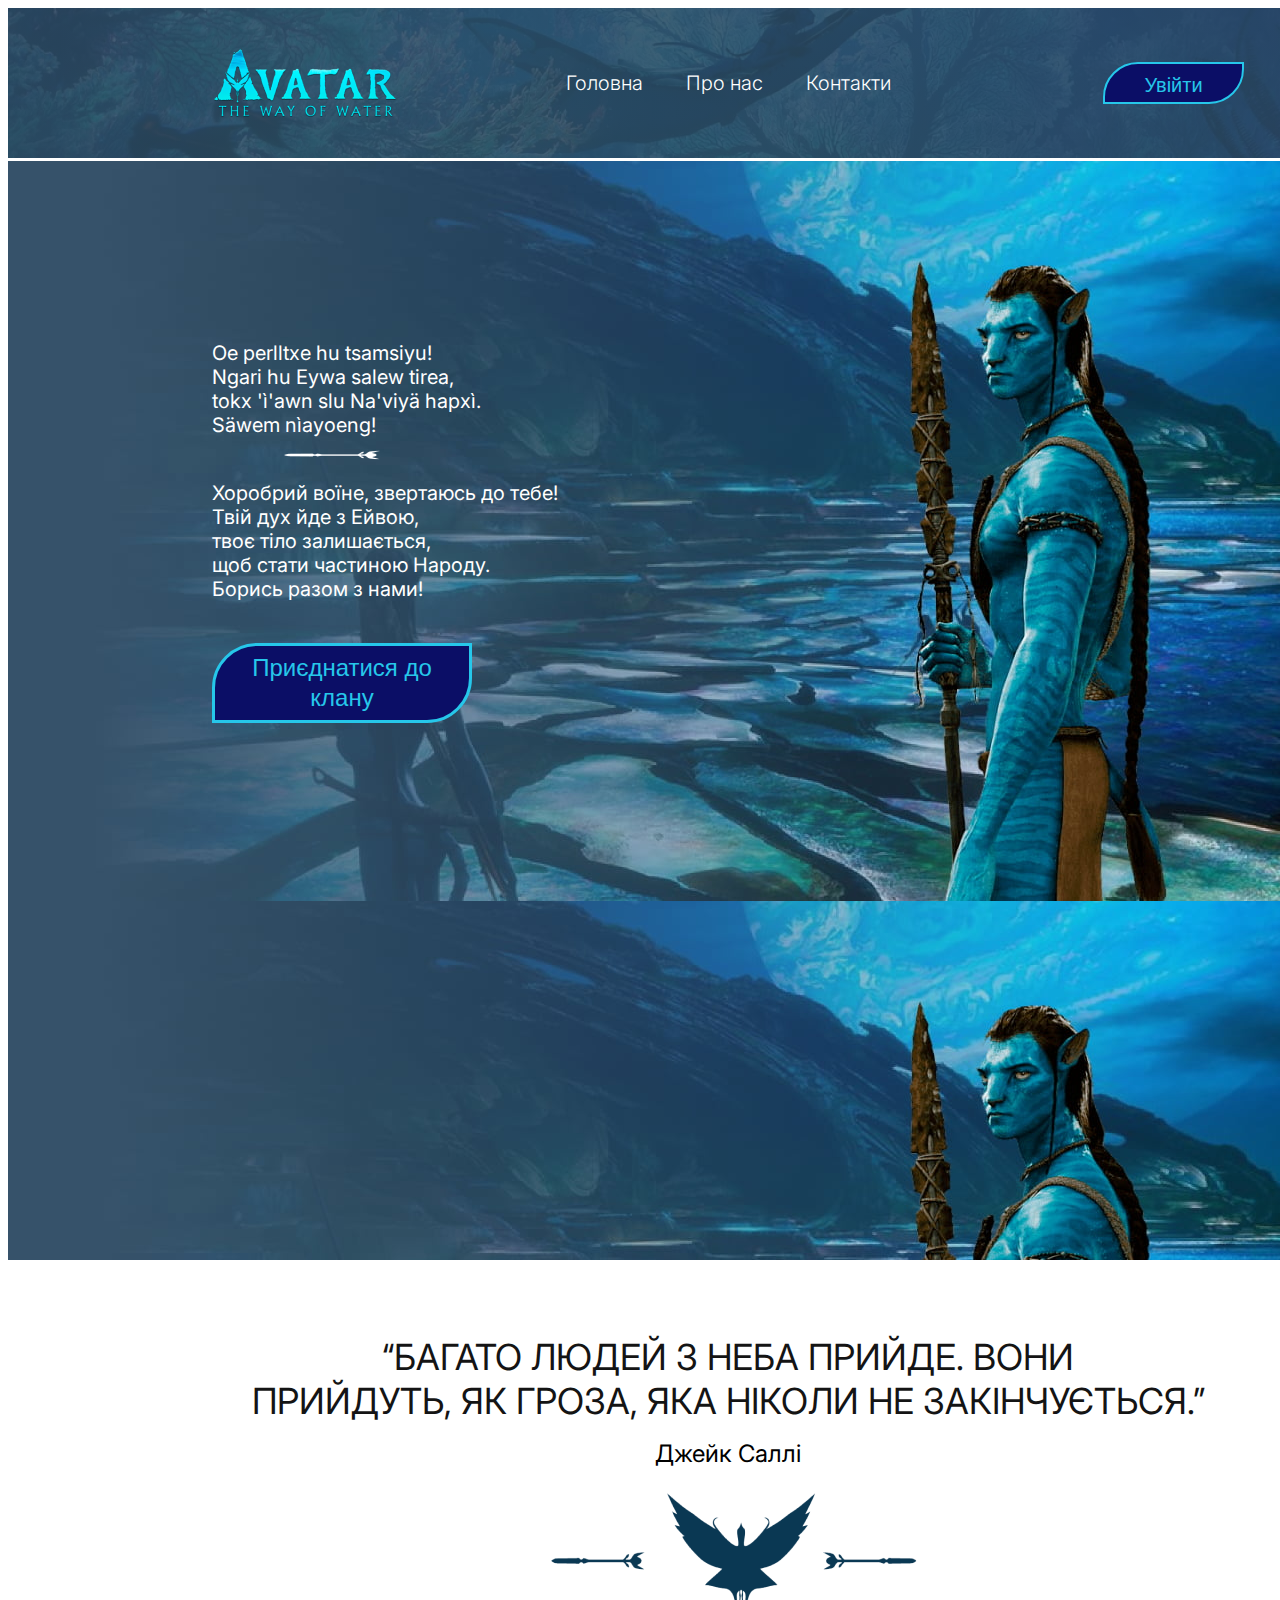
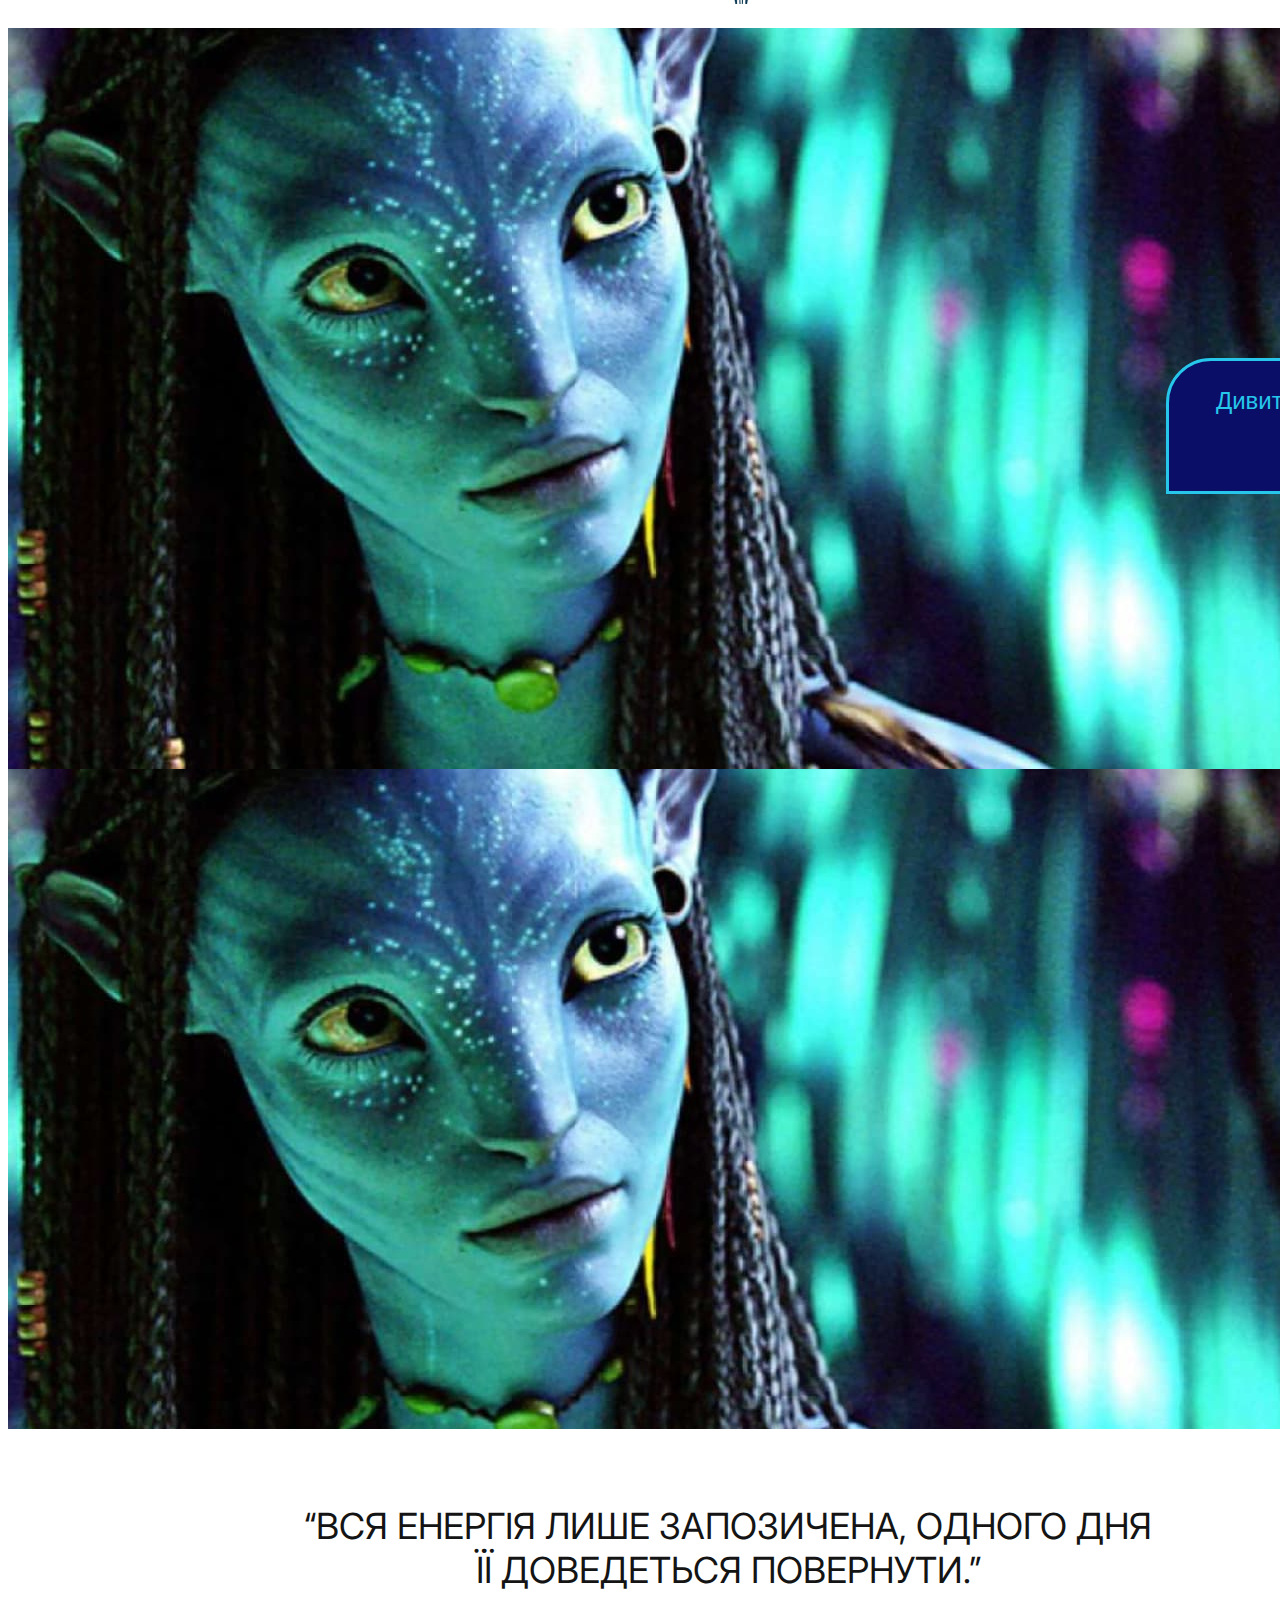
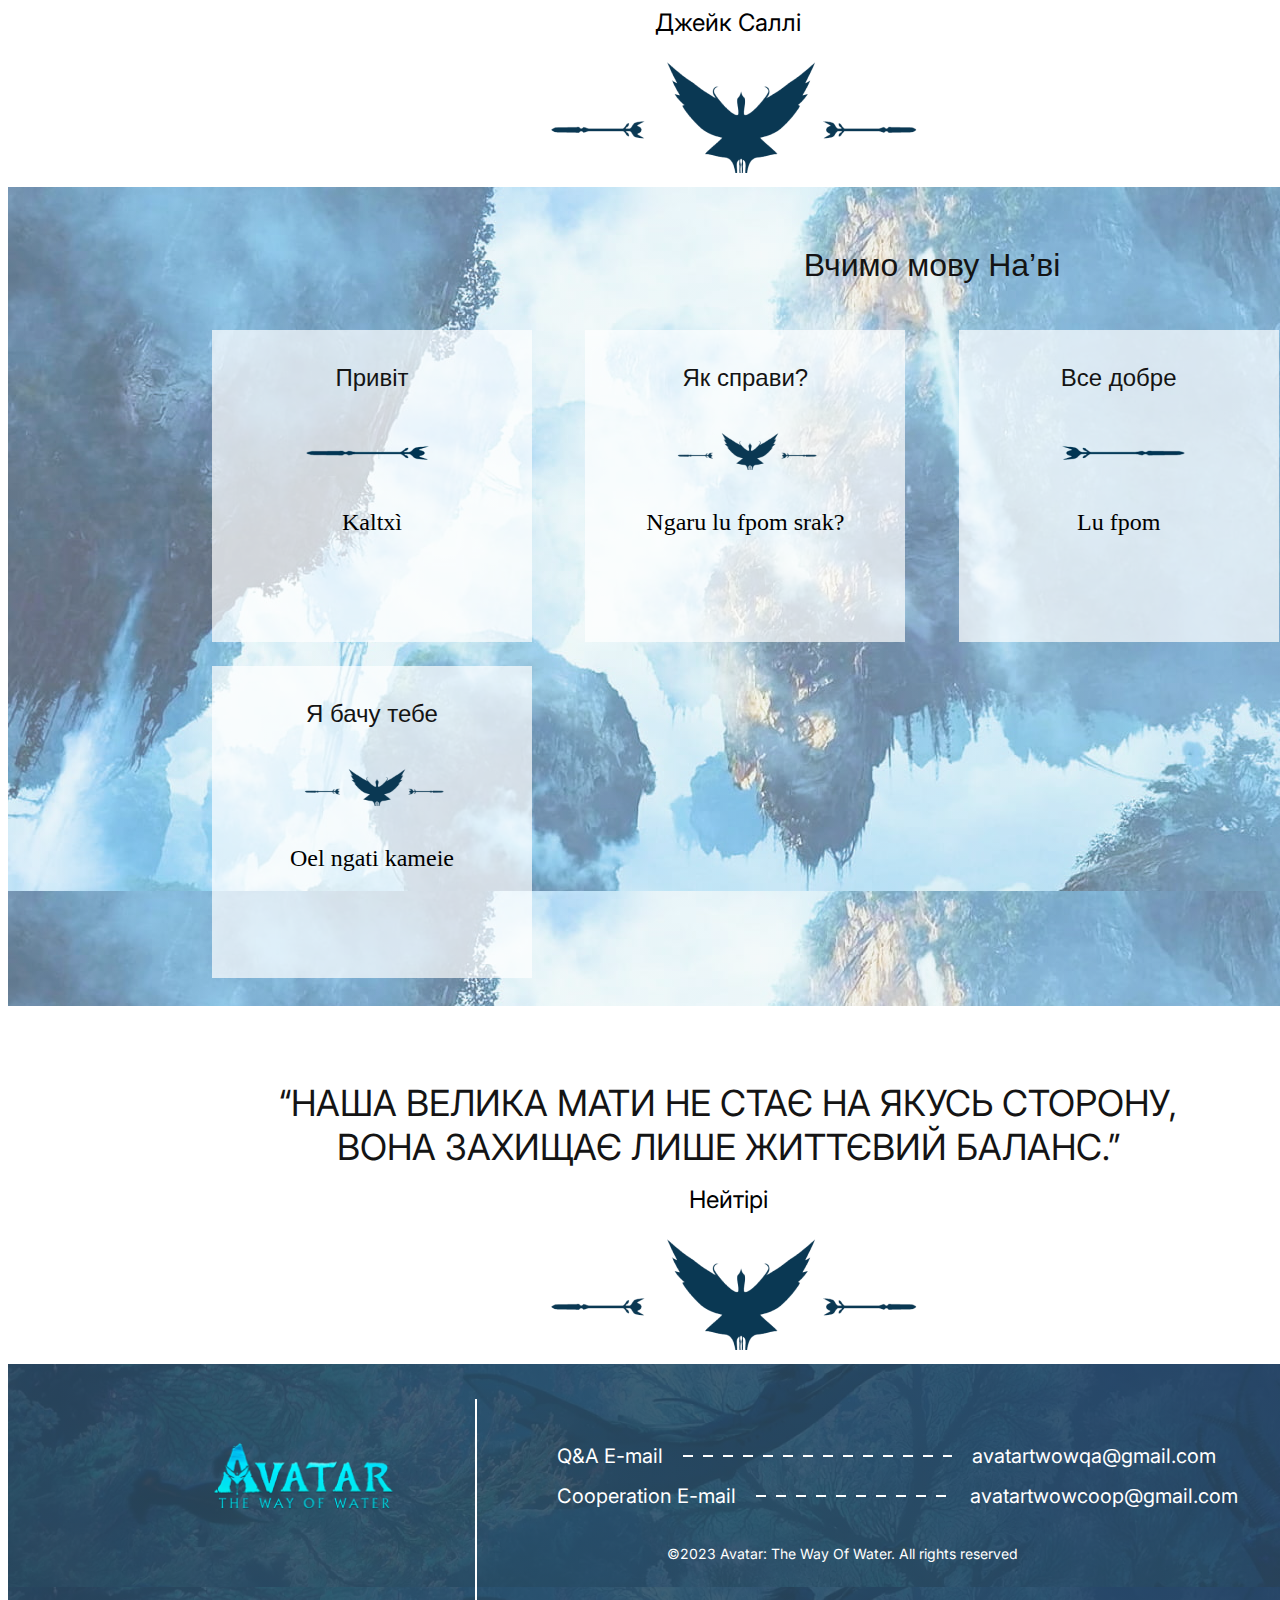
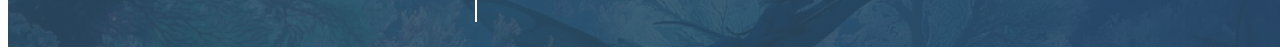
<file: index.html>
<!DOCTYPE html>
<html lang="en">
  <head>
    <meta charset="UTF-8" />
    <meta http-equiv="X-UA-Compatible" content="IE=edge" />
    <meta name="viewport" content="width=device-width, initial-scale=1.0" />
    <link
      rel="stylesheet"
      href="https://cdnjs.cloudflare.com/ajax/libs/modern-normalize/2.0.0/modern-normalize.min.css"
      integrity="sha512-4xo8blKMVCiXpTaLzQSLSw3KFOVPWhm/TRtuPVc4WG6kUgjH6J03IBuG7JZPkcWMxJ5huwaBpOpnwYElP/m6wg=="
      crossorigin="anonymous"
      referrerpolicy="no-referrer"
    />
    <link
      href="https://fonts.googleapis.com/css2?family=Hammersmith+One&family=Inter&display=swap"
      rel="stylesheet"
    />
    <title>Avatar</title>
    <link rel="stylesheet" href="./Css/style.css" />
  </head>
  <body>
    <div class="contanier">
      <!-- header -->
      <header class="header">
        <div class="header-container">
          <div class="nav-left-menu">
            <img class="logo" src="./img/avatar-logo.png" alt="logo" />
            <nav class="navigation">
              <ul class="nav-list">
                <li class="nav-list-item">
                  <a href="./index.html" class="nav-list-link">Головна</a>
                </li>
                <li class="nav-list-item">
                  <a href="./aboutus.html" class="nav-list-link">Про нас</a>
                </li>
                <li class="nav-list-item">
                  <a href="./Сontacts.html" class="nav-list-link">Контакти</a>
                </li>
              </ul>
            </nav>
            <button class="nav-btn">Увійти</button>
          </div>
          <div class="nav-right-menu">
            <p class="language">ENG</p>
            <img class="switcher" src="./img/Switcher.png" alt="Switcher" />
            <p class="language">UA</p>
          </div>
        </div>
      </header>
      <!-- main -->
      <main>
        <!-- hero -->
        <section class="hero">
          <h2 hidden>hero</h2>
          <div class="container-hero-left">
              <div class="left-hero">
                <p class="text-hero">Oe perlltxe hu tsamsiyu!<br>Ngari hu Eywa salew tirea,<br>tokx 'ì'awn slu Na'viyä hapxì.<br>Säwem nìayoeng!</p>
                <img class="arrow" src="./img/Rectangle53.png" alt="arrow">
                <p class="text-hero">Хоробрий воїне, звертаюсь до тебе!<br>Твій дух йде з Ейвою,<br> твоє тіло залишається,<br>щоб стати частиною Народу.<br>Борись разом з нами!</p>
                <button class="button-hero" type="button">Приєднатися до клану</button>
              </div>
              <div class="right-hero">
                <ul class="contact-hero-list">
                  <li class="contact-hero"><img class="contact-hero-item" src="./img/inst.png" alt="inst"></li>
                  <li class="contact-hero"><img class="contact-hero-item" src="./img/vector.png" alt="vector"></li>
                  <li class="contact-hero"><img class="contact-hero-item" src="./img/youtube.png" alt="youtube"></li>
                </ul>
              </div>    
          </div>
        </section>
        <!-- quotes1 -->
        <section class="quotes">
          <h2 hidden>quotes</h2>
          <div class="contant-quotes">
            <blockquote class="quotes-text">“БАГАТО ЛЮДЕЙ З НЕБА ПРИЙДЕ. ВОНИ<br>ПРИЙДУТЬ, ЯК ГРОЗА, ЯКА НІКОЛИ НЕ ЗАКІНЧУЄТЬСЯ.” 
            <cite class="jeik-salli">Джейк Саллі</cite>
            </blockquote>
            <img src="./img/rectangle8.png" alt="bird" class="bird">
          </div>
        </section>
        <!-- treiler -->
        <section class="treiler">
          <h2 hidden>treiler</h2>
          <a class="treiler-bth" href="https://youtu.be/6DR1SqPYWCo">Дивитись трейлер</a>
        </section>
        <!-- quotes2 -->
          <section class="quotes">
            <h2 hidden>quotes</h2>
            <div class="contant-quotes">
              <blockquote class="quotes-text">“ВСЯ ЕНЕРГІЯ ЛИШЕ ЗАПОЗИЧЕНА, ОДНОГО ДНЯ<br>ЇЇ ДОВЕДЕТЬСЯ ПОВЕРНУТИ.”
              <cite class="jeik-salli">Джейк Саллі</cite>
              </blockquote>
              <img src="./img/rectangle8.png" alt="bird" class="bird">
            </div>
        </section>
        <!-- avatar-language -->
        <section class="avatar-language">
          <h3 class="avatar-language-parag">Вчимо мову На’ві</h3>
          <ul class="avatar-language-list">
            <li class="avatar-language-item">
                    <p class="box-text">Привіт</p>
                    <img class="box-img" src="./img/Rectangle42.png" alt="arrow">
                    <p class="box-text black">Kaltxì</p>
            </li>
            <li class="avatar-language-item">
                  <p class="box-text">Як справи?</p>
                  <img class="box-img" src="./img/rectangle8.png" alt="bird">
                  <p class="box-text black">Ngaru lu fpom srak?</p>
            </li>
            <li class="avatar-language-item">
                  <p class="box-text">Все добре</p>
                  <img class="box-img" src="./img/Rectangle96.png" alt="arrow">
                  <p class="box-text black">Lu fpom</p>
            </li>
            <li class="avatar-language-item">
                  <p class="box-text">Дякую</p>
                  <img class="box-img" src="./img/Rectangle42.png" alt="arrow">
                  <p class="box-text black">Irayo si </p>
            </li>
            <li class="avatar-language-item">
                  <p class="box-text">Я бачу тебе</p>
                  <img class="box-img" src="./img/rectangle8.png" alt="bird">
                  <p class="box-text black">Oel ngati kameie</p>
            </li>
            <li class="avatar-language-item">
                  <p class="box-text">Слідуй за мною!</p>
                  <img class="box-img" src="./img/Rectangle96.png" alt="arrow">
                  <p class="box-text black">Nong oet!</p>
            </li>
          </ul>
        </section>
        <!-- quotes3 -->
        <section class="quotes">
          <h2 hidden>quotes</h2>
            <div class="contant-quotes">
                <blockquote class="quotes-text">“НАША ВЕЛИКА МАТИ НЕ СТАЄ НА ЯКУСЬ СТОРОНУ,<br>ВОНА ЗАХИЩАЄ ЛИШЕ ЖИТТЄВИЙ БАЛАНС.”
                <cite class="jeik-salli">Нейтірі</cite>
                </blockquote>
                <img src="./img/rectangle8.png" alt="bird" class="bird">
            </div>
        </section>
      </main>
      <footer class="footer">
        <div class="footer-left">
          <img class="logo-footer" src="./img/avatar-logo.png" alt="logo">
        </div>
        <div class="box-footer"></div>
        <div class="footer-right">
          <p class="contact-link">Q&A E-mail<img src="./img/Vector8.svg" alt="vector" class="contact-link-vector">avatartwowqa@gmail.com</p>
          <p class="contact-link">Cooperation E-mail<img src="./img/Vector9.svg" alt="vector" class="contact-link-vector">avatartwowcoop@gmail.com</p>
          <p class="footer-text">©2023 Avatar: The Way Of Water. All rights reserved</p>
        </div>
      </footer>
    </div>
  </body>
</html>
</file>
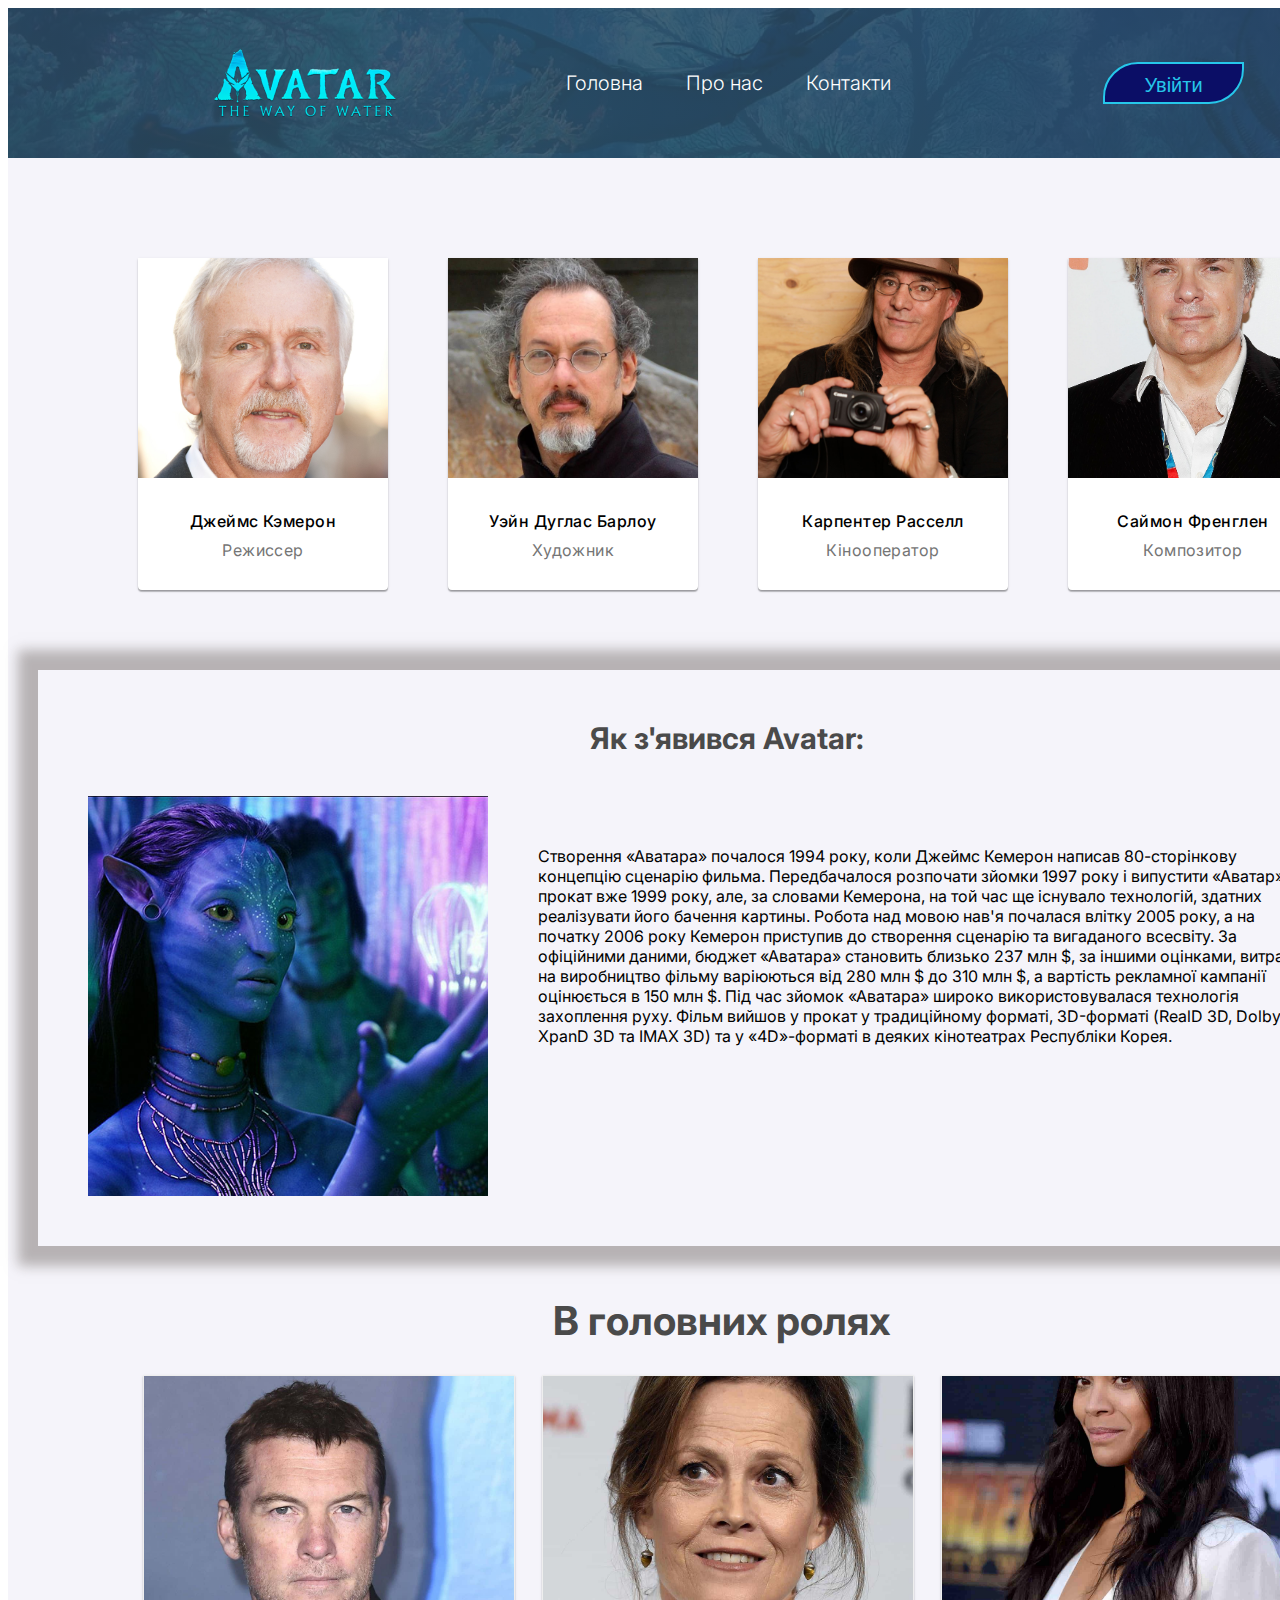
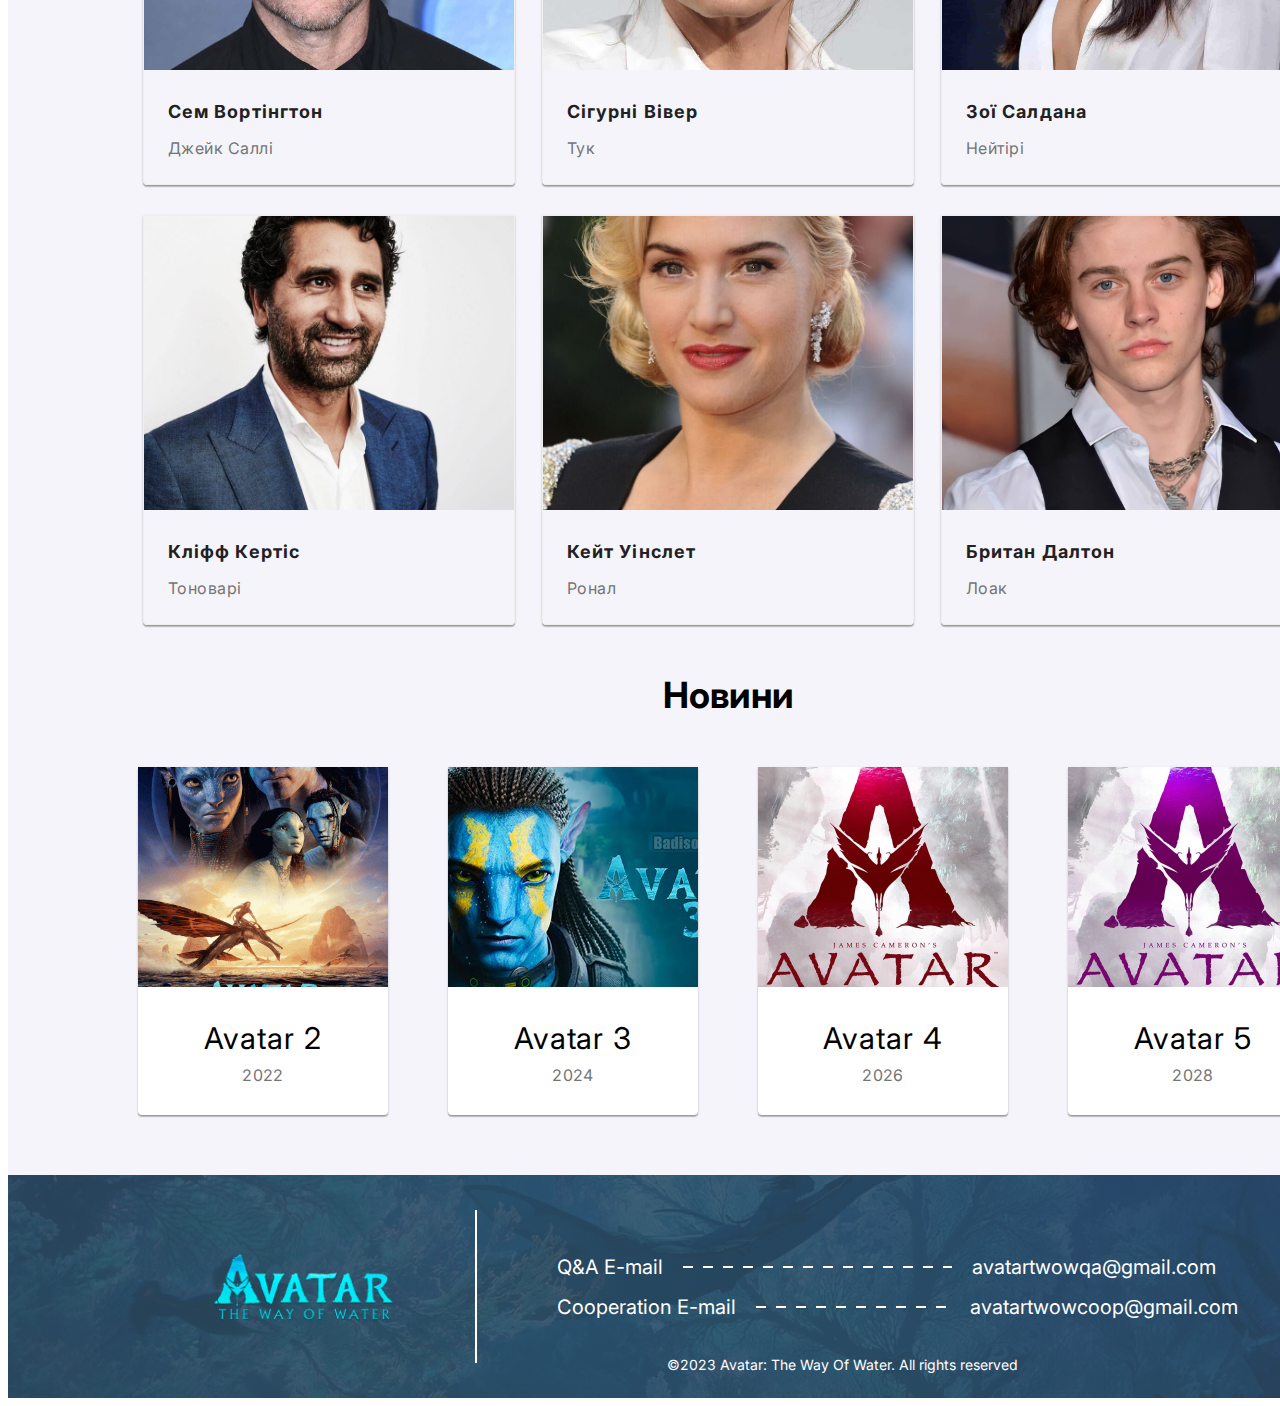
<file: aboutus.html>
<!DOCTYPE html>
<html lang="en">
<head>
    <meta charset="UTF-8">
    <meta http-equiv="X-UA-Compatible" content="IE=edge">
    <meta name="viewport" content="width=device-width, initial-scale=1.0">
    <link
      href="https://fonts.googleapis.com/css2?family=Hammersmith+One&family=Inter&display=swap" rel="stylesheet">
    <title>About Us</title>
    <link rel="stylesheet" href="./Css/aboutus.css">
</head>
<body>
    <div class="contanier">
      <!-- header -->
      <header class="header">
        <div class="header-container">
          <div class="nav-left-menu">
            <img class="logo" src="./img/avatar-logo.png" alt="logo" />
            <nav class="navigation">
              <ul class="nav-list">
                <li class="nav-list-item">
                  <a href="./index.html" class="nav-list-link">Головна</a>
                </li>
                <li class="nav-list-item">
                  <a href="./aboutus.html" class="nav-list-link">Про нас</a>
                </li>
                <li class="nav-list-item">
                  <a href="./Сontacts.html" class="nav-list-link">Контакти</a>
                </li>
              </ul>
            </nav>
            <button class="nav-btn">Увійти</button>
          </div>
          <div class="nav-right-menu">
            <p class="language">ENG</p>
            <img class="switcher" src="./img/Switcher.png" alt="Switcher" />
            <p class="language">UA</p>
          </div>
        </div>
      </header>
      <!-- main -->
      <main class="main">
        <section class="people">
            <h2 class="people-title" hidden>people</h2>
            <ul class="people-list">
                <li class="people-cards">
                    <img class="people-photo" src="./img/Avtor.jpg" alt="avtor">
                    <p class="people-name">Джеймс Кэмерон</p>
                    <p class="people-work">Режиссер</p>
                </li>
                <li class="people-cards">
                    <img class="people-photo" src="./img/barlou.jpg" alt="barlou">
                    <p class="people-name">Уэйн Дуглас Барлоу</p>
                    <p class="people-work">Художник</p>
                </li>
                <li class="people-cards">
                    <img class="people-photo" src="./img/rasel.jpg" alt="rasel">
                    <p class="people-name">Карпентер Расселл</p>
                    <p class="people-work">Кінооператор</p>
                </li>
                <li class="people-cards">
                    <img class="people-photo" src="./img/Franglen.jpg" alt="Franglen">
                    <p class="people-name">Саймон Френглен</p>
                    <p class="people-work">Композитор</p>
                </li>
            </ul>
        </section>
        <section class="main-avatar-info">
          <h2 class="main-avatar-title">Як з'явився Avatar:</h2>
          <div class="main-info-contanier">
            <img class="main-avatar-img" src="./img/Avatar-people1.jpg" alt="Avatar">
            <p class="main-avatar-text">Створення «Аватара» почалося 1994 року, коли Джеймс Кемерон написав 80-сторінкову концепцію сценарію фильма. Передбачалося розпочати зйомки 1997 року і випустити «Аватар» у прокат вже 1999 року, але, за словами Кемерона, на той час ще існувало технологій, здатних реалізувати його бачення картины. Робота над мовою нав'я почалася влітку 2005 року, а на початку 2006 року Кемерон приступив до створення сценарію та вигаданого всесвіту. За офіційними даними, бюджет «Аватара» становить близько 237 млн $, за іншими оцінками, витрати на виробництво фільму варіюються від 280 млн $ до 310 млн $, а вартість рекламної кампанії оцінюється в 150 млн $. Під час зйомок «Аватара» широко використовувалася технологія захоплення руху. Фільм вийшов у прокат у традиційному форматі, 3D-форматі (RealD 3D, Dolby 3D, XpanD 3D та IMAX 3D) та у «4D»-форматі в деяких кінотеатрах Республіки Корея.</p>
          </div>
        </section>
        <section class="themainrole">
          <h2 class="themainrole-title">В головних ролях</h2>
              <div class="main-section-cards">
                <ul class="list-cards">
                    <li class="main-list-item">
                        <img class="main-img" src="./img/1089801_full.jpg" alt="Сем Вортінгтон ">
                        <h3 class="main-title">Сем Вортінгтон</h3>
                        <p class="main-parag">Джейк Саллі</p>
                    </li>
                    <li class="main-list-item">
                        <img class="main-img" src="./img/5196575.jpg" alt="Сигурни Вивер">
                        <h3 class="main-title">Сігурні Вівер</h3>
                        <p class="main-parag">Тук</p>

                    </li>
                    <li class="main-list-item">
                        <img class="main-img" src="./img/zoi.jpg" alt="Зои Салдана">
                        <h3 class="main-title">Зої Салдана</h3>
                        <p class="main-parag">Нейтірі</p>
                    </li>
                    <li class="main-list-item">
                        <img class="main-img" src="./img/klif.jpg" alt="Клифф Кертис">
                        <h3 class="main-title">Кліфф Кертіс</h3>
                        <p class="main-parag">Тоноварі</p>
                    </li>
                    <li class="main-list-item">
                        <img class="main-img" src="./img/katia.jpg" alt="Кейт Уинслет">
                        <h3 class="main-title">Кейт Уінслет</h3>
                        <p class="main-parag">Ронал</p>
                    </li>
                    <li class="main-list-item">
                        <img class="main-img" src="./img/Britain_Dalton.jpg" alt="Британ Далтон">
                        <h3 class="main-title">Британ Далтон</h3>
                        <p class="main-parag">Лоак</p>
                    </li>
                </ul>
              </div>
        </section>
        <section class="news">
          <h2 class="news-title">Новини</h2>
          <ul class="news-list">
                <li class="news-cards">
                    <img class="news-photo" src="./img/Avatar2.png" alt="avatar2">
                    <p class="news-name">Avatar 2</p>
                    <p class="news-year">2022</p>
                </li>
                <li class="news-cards">
                    <img class="news-photo" src="./img/avatar3.jpg" alt="avatar3">
                    <p class="news-name">Avatar 3</p>
                    <p class="news-year">2024</p>
                </li>
                <li class="news-cards">
                    <img class="news-photo" src="./img/Avatar4.jpg" alt="avatar4">
                    <p class="news-name">Avatar 4</p>
                    <p class="news-year">2026</p>
                </li>
                <li class="news-cards">
                    <img class="news-photo" src="./img/Avatar5.jpg" alt="avatar5">
                    <p class="news-name">Avatar 5</p>
                    <p class="news-year">2028</p>
                </li>
            </ul>
        </section>
      </main>
     <footer class="footer">
        <div class="footer-left">
          <img class="logo-footer" src="./img/avatar-logo.png" alt="logo">
        </div>
        <div class="box-footer"></div>
        <div class="footer-right">
          <p class="contact-link">Q&A E-mail<img src="./img/Vector8.svg" alt="vector" class="contact-link-vector">avatartwowqa@gmail.com</p>
          <p class="contact-link">Cooperation E-mail<img src="./img/Vector9.svg" alt="vector" class="contact-link-vector">avatartwowcoop@gmail.com</p>
          <p class="footer-text">©2023 Avatar: The Way Of Water. All rights reserved</p>
        </div>
      </footer>
    </div>
</body>
</html>
</file>
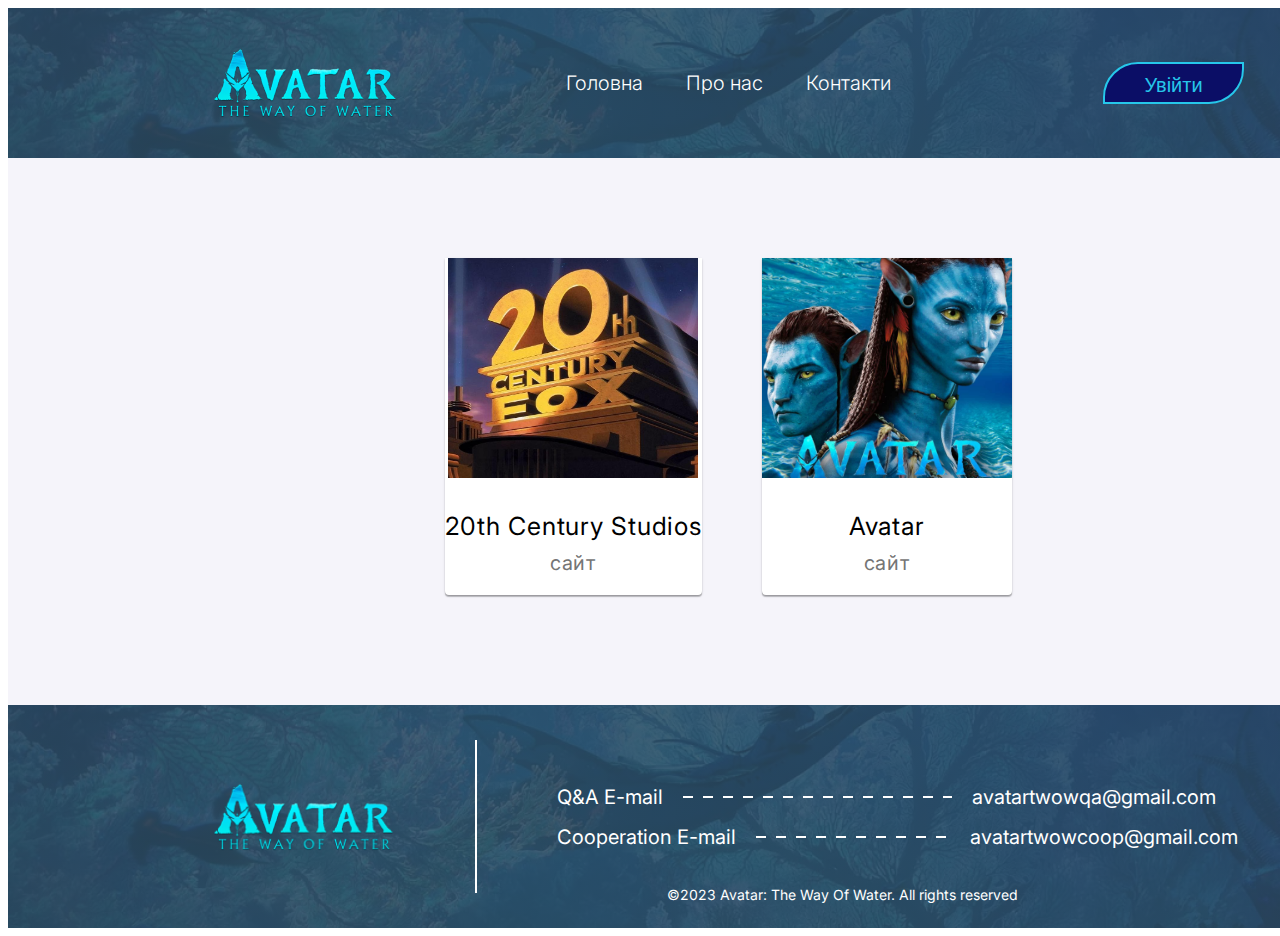
<file: Сontacts.html>
<!DOCTYPE html>
<html lang="en">
<head>
    <meta charset="UTF-8">
    <meta http-equiv="X-UA-Compatible" content="IE=edge">
    <meta name="viewport" content="width=device-width, initial-scale=1.0">
    <link
      href="https://fonts.googleapis.com/css2?family=Hammersmith+One&family=Inter&display=swap" rel="stylesheet">
    <title>Contacts</title>
    <link rel="stylesheet" href="./Css/contacts.css">
</head>
<body>
    <div class="contanier">
        <header class="header">
        <div class="header-container">
          <div class="nav-left-menu">
            <img class="logo" src="./img/avatar-logo.png" alt="logo" />
            <nav class="navigation">
              <ul class="nav-list">
                <li class="nav-list-item">
                  <a href="./index.html" class="nav-list-link">Головна</a>
                </li>
                <li class="nav-list-item">
                  <a href="./aboutus.html" class="nav-list-link">Про нас</a>
                </li>
                <li class="nav-list-item">
                  <a href="./Сontacts.html" class="nav-list-link">Контакти</a>
                </li>
              </ul>
            </nav>
            <button class="nav-btn">Увійти</button>
          </div>
          <div class="nav-right-menu">
            <p class="language">ENG</p>
            <img class="switcher" src="./img/Switcher.png" alt="Switcher" />
            <p class="language">UA</p>
          </div>
        </div>
      </header>
      <section class="site">
        <h2 hidden>site</h2>
          <ul class="site-list">
                <li class="site-cards">
                    <img class="site-photo" src="./img/20thCenturyStudios.jpg" alt="20th Century Studios">
                    <p class="site-name">20th Century Studios</p>
                    <a href="https://www.20thcenturystudios.com/" class="site-text">сайт</a>
                </li>
                <li class="site-cards">
                    <img class="site-photo" src="./img/Avatar.jpg" alt="avatar">
                    <p class="site-name">Avatar</p>
                    <a href="https://www.avatar.com/" class="site-text">сайт</a>
                </li>
            </ul>
        </section>
     <footer class="footer">
        <div class="footer-left">
          <img class="logo-footer" src="./img/avatar-logo.png" alt="logo">
        </div>
        <div class="box-footer"></div>
        <div class="footer-right">
          <p class="contact-link">Q&A E-mail<img src="./img/Vector8.svg" alt="vector" class="contact-link-vector">avatartwowqa@gmail.com</p>
          <p class="contact-link">Cooperation E-mail<img src="./img/Vector9.svg" alt="vector" class="contact-link-vector">avatartwowcoop@gmail.com</p>
          <p class="footer-text">©2023 Avatar: The Way Of Water. All rights reserved</p>
        </div>
      </footer>
    </div>
</body>
</html>
</file>
<file: Css/style.css>
p,ul,h3,h2{
    padding: 0;
    margin: 0;
}

ul{
    list-style: none;
}

a{
    text-decoration: none;
}

body{
    font-family: 'Inter',serif;
}

.contanier{
    width: 1440px;
    margin: 0 auto;
}

/* header */

.header{
    background-image: linear-gradient(to right,rgba(43, 74, 97, 0.87),rgba(43, 74, 97, 0.87)),url(../img/Rectangle12.png);
    background-repeat: no-repeat;
    padding: 39px 0px;
    border-bottom: 3px solid #FFFFFF;
}

.nav-left-menu {
    display: flex;
    justify-content: space-between;
    align-items: center;
}

.logo{
    width: 186px;
    height: 72px;
    margin-right: 168px;
}

.nav-right-menu {
    display: flex;
    justify-content: space-between;
    align-items: center;
}

.header-container {
    display: flex;
    justify-content: space-between;
    width: 1032px;
    margin: 0 auto;
}

.nav-list-item {
    font-weight: 300;
    font-size: 20px;
    line-height: 24px;
}

.nav-list {
    display: flex;
    justify-content: space-between;
    list-style: none;
    align-items: center;
    font-weight: 300;
    font-size: 20px;
    line-height: 1.2;
    width: 325px;
    margin-right: 212px;
}

.nav-list a {
    color: #FFFFFF;
}

.nav-list a:hover, .nav-list a:focus{
    color: rgba(148, 207, 255, 1);
    font-weight: 600;
}

.nav-btn{
    font-family: 'Headland One', sans-serif;
    margin-right: 49px;
    width: 141px;
    height: 42px;
    background: #0B0E66;
    border: 2px solid #26C7EA;
    border-radius: 35px 0px;
    color: #26C6EA;
    font-weight: 400;
    font-size: 20px;
    line-height: 25px;
    padding: 9px 38px 7px;
}

.switcher{
    margin: 0px 10px;
}

.language{
    font-family: 'Hammersmith One', serif;
    color: #FFFFFF;
    font-size: 16px;
    line-height: 20px;
}

/* main */
.hero{
    background-image: url(../img/Group481.jpg);
    height: 740px;
    width: 1440px;
    padding: 180px 204px 179px;
}

.container-hero-left{
    display: flex;
    justify-content: space-between;
}

.arrow{
    margin-left: 52px;
}

.text-hero{
    font-family: 'Inter', serif;
    font-weight: 400;
    font-size: 20px;
    line-height: 24px;
    color: #FFFFFF;
}

.button-hero{
    font-family: 'Headland One', sans-serif;
    background: #0B0E66;
    border: 3px solid #26C7EA;
    border-radius: 45px 0px;
    width: 260px;
    height: 80px;
    margin-top: 42px;
    font-weight: 400;
    font-size: 24px;
    line-height: 30px;
    text-align: center;
    color: #26C7EA;
}

.right-hero{
    width: 50px;
    height: 150px;
}

.contact-hero-list{
    display: flex;
    justify-content: flex-end;
    flex-direction: column;
    align-items: flex-end;
    padding: 120px 0px ;
}

.contact-hero:nth-child(-n+2){
    margin-bottom: 24px;
}
/* //////////// */
.quotes{
    width: 1440px;
}

.quotes-text{
    margin: 0;
    font-family: 'Inter', serif;
    font-weight: 400;
    font-size: 36px;
    line-height: 44px;
    color: #141414;
}

.contant-quotes{
    padding: 75px 0px 0px;
    text-align: center;
}


.jeik-salli{
    display: block;
    font-style: normal;
    font-family: 'Inter', sans-serif;
    margin: 16px 0px 8px;
    height: 29px;
    font-weight: 400;
    font-size: 24px;
    line-height: 29px;
    color: #000000;
}

.bird{
    margin: 8px 0px 10px;
}

.treiler{
    background-image: url(../img/rectangle10.jpg);
    width: 1440px;
    height: 741px;
    display: flex;
    justify-content: center;
    text-align: center;
    margin-top: 10px;
    padding: 330px 590px;
}

.treiler-bth{
    padding: 25px 20px 25px 19px;
    width: 260px;
    height: 80px;
    background: #0B0E66;
    border: 3px solid #26C7EA;
    border-radius: 45px 0px;
    font-family: 'Headland One', sans-serif;
    font-weight: 400;
    font-size: 24px;
    line-height: 30px;
    color: #26C7EA;
}

.avatar-language{
    background-image: linear-gradient(to right, rgba(237, 240, 242, 0.4),rgba(237, 240, 242, 0.4)), url(../img/rectangle20.jpg);
    width: 1440px;
    height: 704px;
    padding: 58px 203px 57px 204px;
}

.avatar-language-item{
    background: rgba(255, 255, 255, 0.7);
    width: 320px;
    height: 240px;
    padding: 36px 0px;
}

.avatar-language-parag{
    font-family: 'Headland One', sans-serif;
    margin-bottom: 45px;
    font-weight: 400;
    font-size: 32px;
    line-height: 40px;
    color: #141414;
    text-align: center;
}

.avatar-language-list{     
    list-style: none;
    display: flex;
    flex-wrap: wrap;
    justify-content: space-between;
}

.avatar-language-item:nth-child(-n+3){
    margin: 0px 0px 24px;
}

.box-content{
    text-align: center;
    padding: 36px 0px;
}

.box-text{
    font-family: 'Headland One', sans-serif;
    height: 24px;
    font-weight: 400;
    font-size: 24px;
    line-height: 24px;
    color: #141414;
    text-align: center;
    margin-bottom: 40px;
}

.black{
    font-family: 'Headland One', serif;
    color: black;
}

.box-img{
    display: block;
    width: 152px;
    height: 40px;
    margin: 0 auto 40px;
}

.footer{
    background-image: linear-gradient(to right, rgba(43, 74, 97, 0.87), rgba(43, 74, 97, 0.87)), url(../img/Rectangle12.png);
    height: 223px;
    display: flex;
    padding: 35px 0px 25px 204px;
}

.footer-left{
    width: 183px;
    height: 70px;
    padding-top: 42px;
}

.logo-footer{
    width: 183px;
    height: 70px;
}

.box-footer{
    border-right: 2px solid #FFFFFF;
    margin: 0px 80px;
}

.contact-link{
    text-decoration: none;
    font-family: 'Inter';
    font-weight: 400;
    font-size: 20px;
    line-height: 24px;
    color: #FFFFFF;
    height: 24px;
}

.footer-right{
    height: 120px;
    padding-top: 45px;
}

.contact-link:nth-child(-n+1){
    margin-bottom: 16px;
}

.footer-text{
    margin: 37px 0px 25px 110px;
    font-family: 'Inter', serif;
    font-weight: 400;
    font-size: 14px;
    line-height: 17px;
    color: #FFFFFF;
    height: 17px;
}

.contact-link-vector{
    margin: 0px 20px 6px;
}
</file>
<file: Css/aboutus.css>
p,
ul {
    padding: 0;
    margin: 0;
}

ul {
    list-style: none;
}

a {
    text-decoration: none;
}

body{
    font-family: 'Inter', serif;
}

.contanier {
    width: 1440px;
    margin: 0 auto;
    background-color: #F5F4FA;
}

/* header */

.header {
    background-image: linear-gradient(to right, rgba(43, 74, 97, 0.87), rgba(43, 74, 97, 0.87)), url(../img/Rectangle12.png);
    background-repeat: no-repeat;
    padding: 39px 0px;
}

.nav-left-menu {
    display: flex;
    justify-content: space-between;
    align-items: center;
}

.logo {
    width: 186px;
    height: 72px;
    margin-right: 168px;
}

.nav-right-menu {
    display: flex;
    justify-content: space-between;
    align-items: center;
}

.header-container {
    display: flex;
    justify-content: space-between;
    width: 1032px;
    margin: 0 auto;
}

.nav-list-item {
    font-weight: 300;
    font-size: 20px;
    line-height: 24px;
}

.nav-list {
    display: flex;
    justify-content: space-between;
    list-style: none;
    align-items: center;
    font-weight: 300;
    font-size: 20px;
    line-height: 1.2;
    width: 325px;
    margin-right: 212px;
}

.nav-list a {
    color: #FFFFFF;
}

.nav-list a:hover,
.nav-list a:focus {
    color: rgba(148, 207, 255, 1);
    font-weight: 600;
}

.nav-btn {
    font-family: 'Headland One', sans-serif;
    margin-right: 49px;
    width: 141px;
    height: 42px;
    background: #0B0E66;
    border: 2px solid #26C7EA;
    border-radius: 35px 0px;
    color: #26C6EA;
    font-weight: 400;
    font-size: 20px;
    line-height: 25px;
    padding: 9px 38px 7px;
}

.switcher {
    margin: 0px 10px;
}

.language {
    font-family: 'Hammersmith One', serif;
    color: #FFFFFF;
    font-size: 16px;
    line-height: 20px;
}
/* main */
.people {
    padding: 100px 0px 50px;
}

.people-title {
    text-align: center;
    font-weight: 700;
    font-size: 36px;
    line-height: 1.16;
    margin: 0px 0px 50px;
}

.people-cards {
    margin: 0px 30px;
    background: #FFFFFF;
    box-shadow: 0px 1px 3px rgba(0, 0, 0, 0.12), 0px 1px 1px rgba(0, 0, 0, 0.14), 0px 2px 1px rgba(0, 0, 0, 0.2);
    border-radius: 0px 0px 4px 4px;
}

.people-list {
    list-style: none;
    display: flex;
    justify-content: center;
}

.people-photo {
    background: #FFFFFF;
    width: 250px;
    height: 220px;
    object-fit: cover
}

.people-name {
    text-align: center;
    font-weight: 500;
    font-size: 16px;
    line-height: 1.18;
    letter-spacing: 0.03em;
    margin: 30px 0px 10px;
}

.people-work {
    text-align: center;
    font-weight: 400;
    font-size: 16px;
    line-height: 1.18;
    letter-spacing: 0.03em;
    color: #757575;
    margin: 0px 0px 30px;
}

.main-avatar-info{
    padding: 50px;
    margin: 30px;
    box-shadow: 0px 0px 12px 20px rgba(162, 156, 156, 0.75);
    -webkit-box-shadow: 0px 0px 12px 20px rgba(162, 156, 156, 0.75);
    -moz-box-shadow: 0px 0px 12px 20px rgba(162, 156, 156, 0.75);
}

.main-avatar-title{
    font-size: 30px;
    margin: 0px 502px;
    color: #4a4a4a;
}

.main-avatar-img{
    width: 400px;
    height: 400px;
    object-fit: cover
}

.main-avatar-text{
    margin: 50px;
}

.main-info-contanier{
    display: flex;
    justify-content: space-between;
    padding-top: 40px;
}

.themainrole-title{
    color: #4a4a4a;
    font-size: 40px;
    margin: 50px 545px 30px;
}

.main-img {
    margin: 0px 0px 20px;
    width: 370px;
    height: 294px;
    object-fit: cover
}

.main-title {
    font-weight: 700;
    font-size: 18px;
    line-height: 2;
    letter-spacing: 0.06em;
    color: #212121;
    margin: 0px 24px 4px;
}

.main-parag {
    font-weight: 400;
    font-size: 16px;
    line-height: 1.87;
    letter-spacing: 0.03em;
    width: 322px;
    height: 30px;
    color: #757575;
    margin: 0px 24px 20px;
}

.main-section-cards {
    display: flex;
    justify-content: center;
    width: 1170px;
    height: 850px;
    margin: 0 auto;
}

.list-cards {
    display: flex;
    flex-wrap: wrap;
    justify-content: space-between;
    background: #FFFFFF;
    list-style: none;
    background-color: #F5F4FA;
}

.main-list-item {
    border: 1px solid #EEEEEE;
    margin: 0px 0px 30px;
    box-shadow: 0px 1px 3px rgba(0, 0, 0, 0.12), 0px 1px 1px rgba(0, 0, 0, 0.14), 0px 2px 1px rgba(0, 0, 0, 0.2);
    border-radius: 0px 0px 4px 4px;
}

.news{
    padding: 50px 0px;
}

.news-title{
    text-align: center;
    font-size: 36px;
    line-height: 1.16;
    margin: 0px 0px 50px;
}

.news-cards{
    margin: 0px 30px;
    background: #FFFFFF;
    box-shadow: 0px 1px 3px rgba(0, 0, 0, 0.12), 0px 1px 1px rgba(0, 0, 0, 0.14), 0px 2px 1px rgba(0, 0, 0, 0.2);
    border-radius: 0px 0px 4px 4px;
}

.news-list{
    list-style: none;
    display: flex;
    justify-content: center;
}

.news-photo{
    background: #FFFFFF;
    width: 250px;
    height: 220px;
    object-fit: cover
}

.news-name{
    text-align: center;
    font-weight: 400;
    font-size: 30px;
    line-height: 1.18;
    letter-spacing: 0.03em;
    margin: 30px 0px 10px;
}

.news-year{
    text-align: center;
    font-weight: 400;
    font-size: 16px;
    line-height: 1.18;
    letter-spacing: 0.03em;
    color: #757575;
    margin: 0px 0px 30px;
}
.footer {
    background-image: linear-gradient(to right, rgba(43, 74, 97, 0.87), rgba(43, 74, 97, 0.87)), url(../img/Rectangle12.png);
    height: 223px;
    display: flex;
    /* justify-content: space-between; */
    margin-top: 10px;
}

.footer-left {
    width: 183px;
    height: 70px;
    margin: 77px 80px 76px 204px;
}

.logo-footer {
    width: 183px;
    height: 70px;
}

.box-footer {
    border-right: 2px solid #FFFFFF;
    margin: 35px 0px;
}

.contact-link {
    text-decoration: none;
    font-weight: 400;
    font-size: 20px;
    line-height: 24px;
    color: #FFFFFF;
    height: 24px;
}

.footer-right {
    height: 120px;
    margin: 80px 150px 0px 80px;
}

.contact-link:nth-child(-n+1) {
    margin-bottom: 16px;
}

.footer-text {
    margin: 37px 0px 25px 110px;
    font-weight: 400;
    font-size: 14px;
    line-height: 17px;
    color: #FFFFFF;
    height: 17px;
}

.contact-link-vector {
    margin: 0px 20px 6px;
}
</file>
<file: Css/contacts.css>
p,
ul {
    padding: 0;
    margin: 0;
}

ul {
    list-style: none;
}

a {
    text-decoration: none;
}

body {
    font-family: 'Inter', serif;
}

.contanier {
    width: 1440px;
    margin: 0 auto;
    background-color: #F5F4FA;
}

/* header */
.header {
    background-image: linear-gradient(to right, rgba(43, 74, 97, 0.87), rgba(43, 74, 97, 0.87)), url(../img/Rectangle12.png);
    background-repeat: no-repeat;
    padding: 39px 0px;
}

.nav-left-menu {
    display: flex;
    justify-content: space-between;
    align-items: center;
}

.logo {
    width: 186px;
    height: 72px;
    margin-right: 168px;
}

.nav-right-menu {
    display: flex;
    justify-content: space-between;
    align-items: center;
}

.header-container {
    display: flex;
    justify-content: space-between;
    width: 1032px;
    margin: 0 auto;
}

.nav-list-item {
    font-weight: 300;
    font-size: 20px;
    line-height: 24px;
}

.nav-list {
    display: flex;
    justify-content: space-between;
    list-style: none;
    align-items: center;
    font-weight: 300;
    font-size: 20px;
    line-height: 1.2;
    width: 325px;
    margin-right: 212px;
}

.nav-list a {
    color: #FFFFFF;
}

.nav-list a:hover,
.nav-list a:focus {
    color: rgba(148, 207, 255, 1);
    font-weight: 600;
}

.nav-btn {
    font-family: 'Headland One', sans-serif;
    margin-right: 49px;
    width: 141px;
    height: 42px;
    background: #0B0E66;
    border: 2px solid #26C7EA;
    border-radius: 35px 0px;
    color: #26C6EA;
    font-weight: 400;
    font-size: 20px;
    line-height: 25px;
    padding: 9px 38px 7px;
}

.switcher {
    margin: 0px 10px;
}

.language {
    font-family: 'Hammersmith One', serif;
    color: #FFFFFF;
    font-size: 16px;
    line-height: 20px;
}
/* main */
.site{
    padding: 100px 0px;
}

.site-cards {
    text-align: center;
    padding-bottom: 20px;
    margin: 0px 30px;
    background: #FFFFFF;
    box-shadow: 0px 1px 3px rgba(0, 0, 0, 0.12), 0px 1px 1px rgba(0, 0, 0, 0.14), 0px 2px 1px rgba(0, 0, 0, 0.2);
    border-radius: 0px 0px 4px 4px;
}

.site-list {
    list-style: none;
    display: flex;
    justify-content: center;

}

.site-photo {
    background: #FFFFFF;
    width: 250px;
    height: 220px;
    object-fit: cover
}

.site-name {
    font-weight: 400;
    font-size: 25px;
    line-height: 1.18;
    letter-spacing: 0.03em;
    margin: 30px 0px 10px;
}

.site-text{
    font-weight: 400;
    font-size: 20px;
    line-height: 1.18;
    letter-spacing: 0.03em;
    color: #757575;
    margin: 0px 0px 30px;
}

.footer {
    background-image: linear-gradient(to right, rgba(43, 74, 97, 0.87), rgba(43, 74, 97, 0.87)), url(../img/Rectangle12.png);
    height: 223px;
    display: flex;
    /* justify-content: space-between; */
    margin-top: 10px;
}

.footer-left {
    width: 183px;
    height: 70px;
    margin: 77px 80px 76px 204px;
}

.logo-footer {
    width: 183px;
    height: 70px;
}

.box-footer {
    border-right: 2px solid #FFFFFF;
    margin: 35px 0px;
}

.contact-link {
    text-decoration: none;
    font-weight: 400;
    font-size: 20px;
    line-height: 24px;
    color: #FFFFFF;
    height: 24px;
}

.footer-right {
    height: 120px;
    margin: 80px 150px 0px 80px;
}

.contact-link:nth-child(-n+1) {
    margin-bottom: 16px;
}

.footer-text {
    margin: 37px 0px 25px 110px;
    font-weight: 400;
    font-size: 14px;
    line-height: 17px;
    color: #FFFFFF;
    height: 17px;
}

.contact-link-vector {
    margin: 0px 20px 6px;
}
</file>
